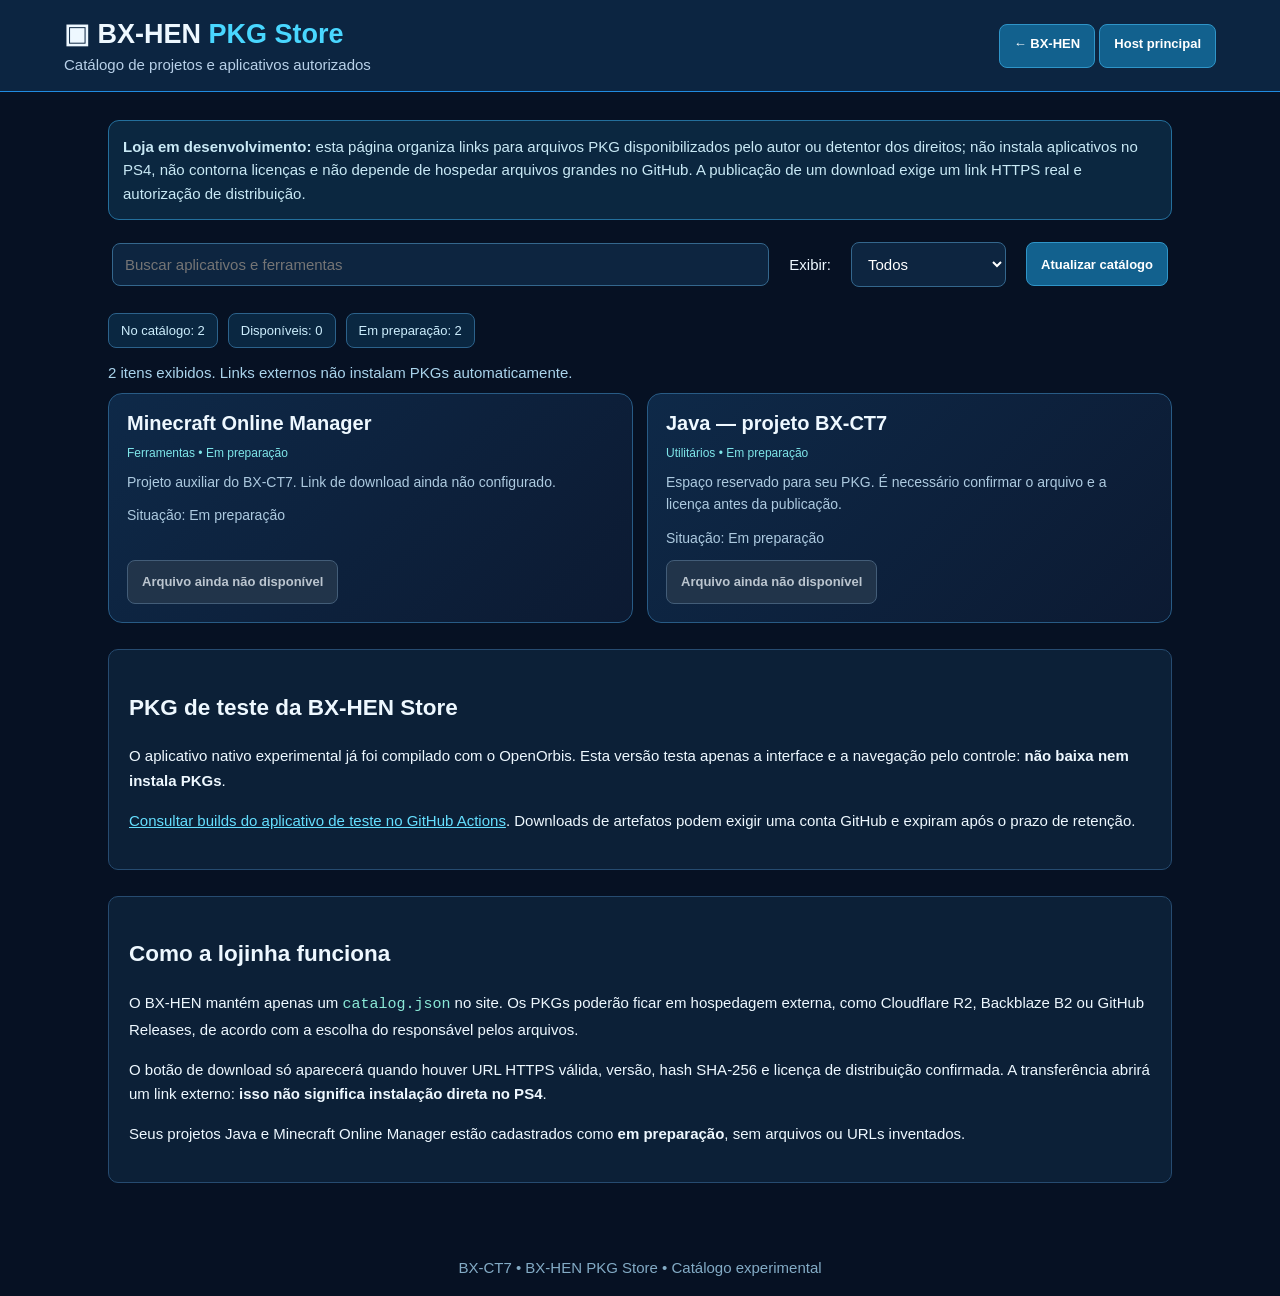
<file: overrides/bx-hen-site/store/index.html>
<!doctype html>
<html lang="pt-BR">
<head>
<meta charset="utf-8">
<meta name="viewport" content="width=device-width,initial-scale=1">
<meta name="theme-color" content="#07182c">
<title>Loja de PKGs — BX-HEN</title>
<style>
*{box-sizing:border-box}body{margin:0;background:#061123;color:#eef8ff;font:15px Arial,sans-serif}
a{color:#65dfff}a:focus,button:focus,input:focus,select:focus{outline:2px solid #55dfff;outline-offset:3px}
header{padding:18px 5%;background:#0c2541;border-bottom:1px solid #208be0;display:flex;justify-content:space-between;align-items:center;gap:10px;flex-wrap:wrap}
h1{font-size:27px;margin:0}header p{color:#b8d0e8;margin:6px 0 0}
main{max-width:1100px;margin:0 auto;padding:28px 18px}
.notice{border:1px solid #246f9c;background:#0b2740;padding:14px;border-radius:11px;color:#c9e9f5;line-height:1.55;margin-bottom:18px}
.toolbar{display:flex;gap:12px;flex-wrap:wrap;margin:15px 0 22px;align-items:center}input{background:#0d2540;border:1px solid #34678d;border-radius:8px;color:white;padding:12px;flex:1;min-width:220px;font:inherit}
button,.action{border:1px solid #2f95c8;border-radius:8px;background:#12618e;color:#fff;padding:11px 14px;font:bold 13px Arial;cursor:pointer;text-decoration:none;display:inline-block}
button:hover,.action:hover{background:#1676a8}select{background:#0d2540;border:1px solid #34678d;border-radius:8px;color:white;padding:12px;font:inherit;min-width:155px}.store-summary{display:flex;gap:10px;flex-wrap:wrap;margin:0 0 16px}.store-summary span{border:1px solid #2c628b;border-radius:8px;background:#0a2741;padding:9px 12px;color:#cdeefd;font-size:13px}.empty{grid-column:1/-1;padding:20px;border:1px dashed #4585ac;border-radius:9px;color:#bddff0}.grid{display:grid;grid-template-columns:repeat(2,minmax(0,1fr));gap:14px}
.card{background:linear-gradient(135deg,#0e2948,#0c1a32);border:1px solid #285b85;border-radius:14px;padding:18px;display:flex;flex-direction:column;gap:11px}
.card h2{font-size:20px;margin:0}.card p{font-size:14px;line-height:1.6;color:#adcae0;margin:0}.meta{color:#7ee5e9;font-size:12px}.card .action{align-self:flex-start;margin-top:auto}
.disabled{background:#21344a!important;border-color:#435d78!important;color:#bbc5cf!important;cursor:default}
#status{color:#aad4ec;margin:12px 0}.info{margin:26px 0;background:#0c2037;padding:20px;border:1px solid #264b70;border-radius:10px;line-height:1.65}
code{color:#8ae9d7}footer{text-align:center;color:#83abc5;padding:22px}
/* Flex fallback for older WebKit; grid is an optional enhancement. */
.grid{display:flex;flex-wrap:wrap;margin:-7px}.card{width:calc(50% - 14px);margin:7px;min-width:0}.meta{word-wrap:break-word;overflow-wrap:anywhere}
.toolbar>*{margin:4px}button,.action{min-height:44px}
@supports(display:grid){.grid{display:grid;margin:0}.card{width:auto;margin:0}}
@media(max-width:680px){.grid{grid-template-columns:1fr}.card{width:100%}header{padding:15px}h1{font-size:22px}input{min-width:0;width:100%;flex-basis:100%}}
</style>
</head>
<body>
<header><div><h1>▣ BX-HEN <span style="color:#49d7ff">PKG Store</span></h1><p>Catálogo de projetos e aplicativos autorizados</p></div><div><a href="../" class="action">← BX-HEN</a> <a href="../../" class="action">Host principal</a></div></header>
<main>
<div class="notice"><strong>Loja em desenvolvimento:</strong> esta página organiza links para arquivos PKG disponibilizados pelo autor ou detentor dos direitos; não instala aplicativos no PS4, não contorna licenças e não depende de hospedar arquivos grandes no GitHub. A publicação de um download exige um link HTTPS real e autorização de distribuição.</div>
<div class="toolbar"><input id="search" type="search" maxlength="160" placeholder="Buscar aplicativos e ferramentas" aria-label="Buscar PKGs"><label for="filter">Exibir:</label><select id="filter" aria-label="Filtrar disponibilidade"><option value="all">Todos</option><option value="available">Disponíveis</option><option value="planned">Em preparação</option></select><button id="refresh">Atualizar catálogo</button></div>
<div class="store-summary" id="summary" aria-live="polite"></div>
<p id="status" role="status" aria-live="polite" aria-atomic="true">Carregando catálogo...</p>
<noscript><p>Ative o JavaScript para consultar o catálogo. Você pode voltar pelo link Host principal.</p></noscript>
<div id="items" class="grid"></div>
<section class="info">
<h2>PKG de teste da BX-HEN Store</h2>
<p>O aplicativo nativo experimental já foi compilado com o OpenOrbis. Esta versão testa apenas a interface e a navegação pelo controle: <strong>não baixa nem instala PKGs</strong>.</p>
<p><a href="https://github.com/CT7-BX/BX-CT7.github.io/actions/workflows/native-store.yml" target="_blank" rel="noopener noreferrer">Consultar builds do aplicativo de teste no GitHub Actions</a>. Downloads de artefatos podem exigir uma conta GitHub e expiram após o prazo de retenção.</p>
</section>
<section class="info">
<h2>Como a lojinha funciona</h2>
<p>O BX-HEN mantém apenas um <code>catalog.json</code> no site. Os PKGs poderão ficar em hospedagem externa, como Cloudflare R2, Backblaze B2 ou GitHub Releases, de acordo com a escolha do responsável pelos arquivos.</p>
<p>O botão de download só aparecerá quando houver URL HTTPS válida, versão, hash SHA-256 e licença de distribuição confirmada. A transferência abrirá um link externo: <strong>isso não significa instalação direta no PS4</strong>.</p>
<p>Seus projetos Java e Minecraft Online Manager estão cadastrados como <strong>em preparação</strong>, sem arquivos ou URLs inventados.</p>
</section>
</main>
<footer>BX-CT7 • BX-HEN PKG Store • Catálogo experimental</footer>
<script>
(function(){
'use strict';
var entries=[],activeRequest=null,requestId=0,savedCatalog=false,activeTimer=null;
function clearTimer(){if(activeTimer!==null){clearTimeout(activeTimer);activeTimer=null;}}
function id(x){return document.getElementById(x);}
function node(tag,parent,value,cls){var x=document.createElement(tag);if(typeof value==='string')x.textContent=value;if(cls)x.className=cls;parent.appendChild(x);return x;}
function safeUrl(u){return typeof u==='string'&&/^https:\/\/[A-Za-z0-9.-]+(?::443)?(?:\/|$)/.test(u)&&u.indexOf('@')===-1;}
function validHash(h){return typeof h==='string'&&/^[a-fA-F0-9]{64}$/.test(h);}
function ready(e){return e&&e.status==='available'&&safeUrl(e.download_url)&&validHash(e.sha256)&&typeof e.license==='string'&&e.license!=='A confirmar'&&e.license.replace(/\s/g,'').length>1;}
function validate(data){
if(!data||data.schema_version!==1||!Array.isArray(data.items)||data.items.length>200)throw Error('formato inválido');
for(var i=0;i<data.items.length;i++){
var e=data.items[i];if(!e||typeof e!=='object'||(e.status!=='available'&&e.status!=='planned'))throw Error('item inválido');
var fields=['title','description','category','version','license'];
for(var j=0;j<fields.length;j++)if(typeof e[fields[j]]!=='string'||!e[fields[j]].replace(/\s/g,'')||e[fields[j]].length>4000)throw Error('campo inválido');
}
return data.items;
}
function show(){
var target=id('items'),term=(id('search').value||'').slice(0,160).toLowerCase(),filter=id('filter').value,count=0,available=0,planned=0;
while(target.firstChild)target.removeChild(target.firstChild);
for(var i=0;i<entries.length;i++){var e=entries[i];if(ready(e))available++;else planned++;if((filter==='available'&&!ready(e))||(filter==='planned'&&ready(e)))continue;if((e.title+' '+e.description+' '+e.category).toLowerCase().indexOf(term)<0)continue;
count++;
var card=node('article',target,null,'card');node('h2',card,e.title);
node('span',card,e.category+' • '+e.version,'meta');node('p',card,e.description);
node('p',card,'Situação: '+(ready(e)?'Download disponível':'Em preparação'));
if(ready(e)){var link=node('a',card,'Abrir download autorizado','action');link.href=e.download_url;link.target='_blank';link.rel='noopener noreferrer';link.setAttribute('aria-label','Baixar '+e.title);node('small',card,'SHA-256: '+e.sha256,'meta');}
else{var button=node('button',card,'Arquivo ainda não disponível','action disabled');button.disabled=true;}
}
if(!count)node('p',target,'Nenhum aplicativo encontrado neste filtro.','empty');
var summary=id('summary');while(summary.firstChild)summary.removeChild(summary.firstChild);
node('span',summary,'No catálogo: '+entries.length);
node('span',summary,'Disponíveis: '+available);
node('span',summary,'Em preparação: '+planned);
id('status').textContent=count+(count===1?' item exibido.':' itens exibidos.')+(savedCatalog?' Catálogo salvo; pode estar desatualizado.':'')+' Links externos não instalam PKGs automaticamente.';
}
function load(useCache){
var current=++requestId,done=false;
clearTimer();
if(activeRequest){try{activeRequest.abort();}catch(ignore){}}
activeRequest=null;id('status').textContent='Consultando catálogo...';
function finish(){done=true;activeRequest=null;clearTimer();}
function error(message,trySaved){if(current!==requestId||done)return;finish();if(trySaved&&!useCache&&!entries.length){load(true);return;}id('status').textContent=message+(entries.length?' O último catálogo continua disponível.':'');}
try{
var x=new XMLHttpRequest();activeRequest=x;x.open('GET','./catalog.json'+(useCache?'':'?v='+new Date().getTime()),true);x.timeout=12000;
x.onreadystatechange=function(){if(x.readyState!==4||current!==requestId||done)return;
if(x.status===0)return;
if(x.status<200||x.status>=300){error('Catálogo indisponível (HTTP '+x.status+').',true);return;}
try{if(typeof x.responseText!=='string'||x.responseText.length>262144)throw Error('oversized catalog');var next=validate(JSON.parse(x.responseText));entries=next;savedCatalog=!!useCache;show();finish();}
catch(e){error('O catálogo não pôde ser interpretado.',true);}
};
x.onerror=function(){error('Falha ao carregar o catálogo.',true);};
x.ontimeout=function(){error('Tempo de consulta esgotado.',true);};
activeTimer=setTimeout(function(){if(current!==requestId||done)return;error('Tempo de consulta esgotado.',true);try{x.abort();}catch(ignore){}},12000);
x.send(null);
}catch(e){error('Não foi possível consultar o catálogo.',true);}
}
var query=(location.hash||location.search||'').slice(0,512).match(/[#?&]q=([^&]*)/);if(query){try{id('search').value=decodeURIComponent(query[1].replace(/\+/g,' ')).slice(0,160);}catch(e){}}
id('search').oninput=show;id('filter').onchange=show;id('refresh').onclick=function(){load(false);};load(false);
})();
</script>
</body>
</html>
</file>
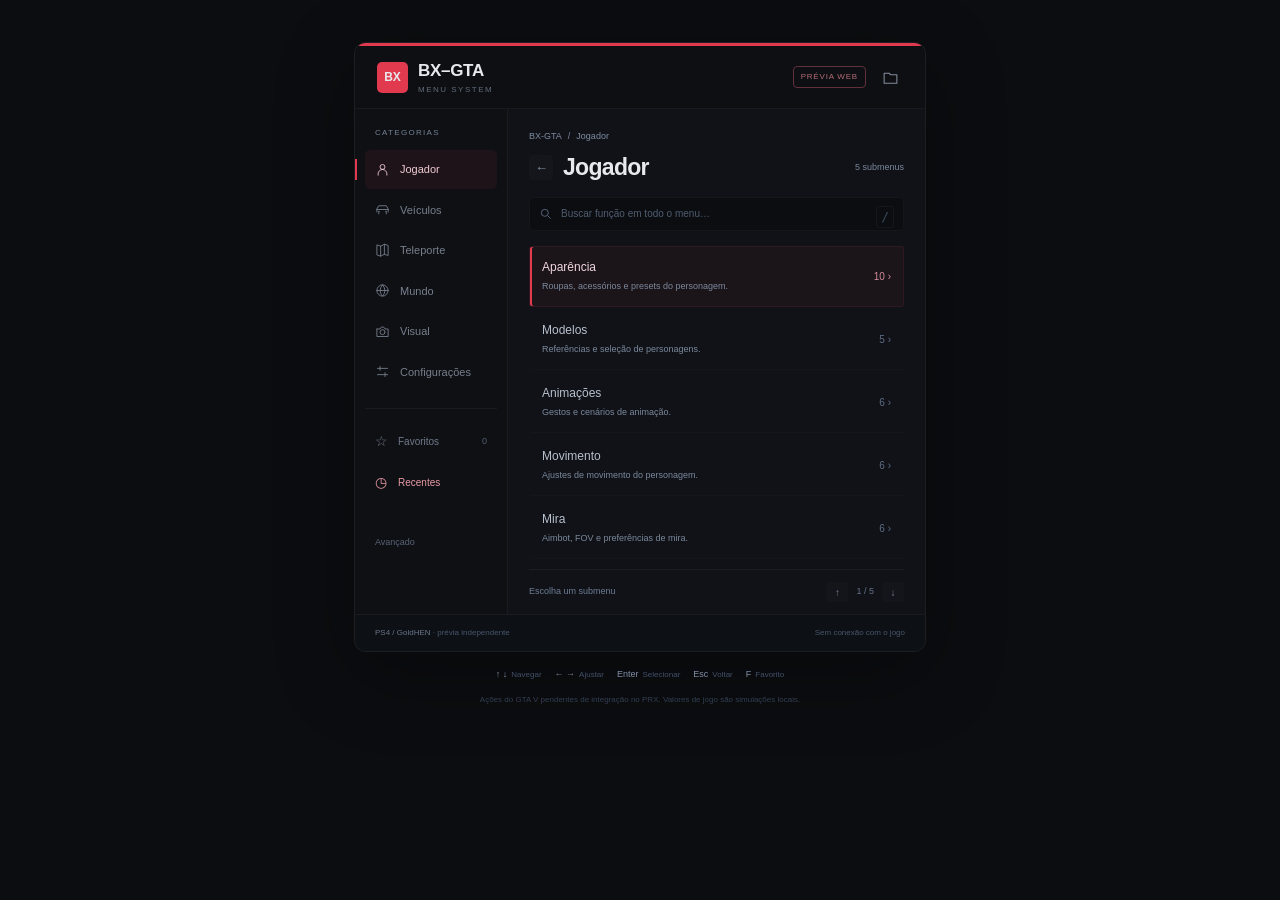
<file: overrides/bx-gta/preview-v2.html>
<!doctype html><html lang="pt-BR"><head><meta charset="utf-8"><meta name="viewport" content="width=device-width,initial-scale=1"><meta name="color-scheme" content="dark"><meta name="description" content="BX-GTA: prévia interativa organizada para PS4 / GoldHEN, com navegação, favoritos e exportação de configurações."><title>BX-GTA — Menu organizado / PS4</title><style>
:root{color-scheme:dark;--bg:#0c0d10;--red:#e13a4f;--option-size:13px;--menu-width:400px;--menu-alpha:.97;--muted:#7b818e;--line:#ffffff0c}*{box-sizing:border-box}body{margin:0;background:var(--bg);color:#e7e9ed;font:13px/1.5 -apple-system,BlinkMacSystemFont,'Segoe UI',Arial,sans-serif}button,input,select{font:inherit}button{color:inherit;border:0;cursor:pointer}button:disabled{opacity:.35;cursor:default}button:focus-visible,input:focus-visible,select:focus-visible,summary:focus-visible{outline:2px solid #ed7382;outline-offset:2px}[hidden]{display:none!important}#legacy{display:none}.page{max-width:1000px;margin:auto;padding:42px 28px 26px}.above{display:flex;justify-content:space-between;align-items:center;max-width:calc(var(--menu-width) + 172px);margin:0 auto 15px;font-size:9px;color:#585f6c;letter-spacing:1px}.above span:first-child{color:#89919f}.workspace{position:relative}.menu{width:min(calc(var(--menu-width) + 172px),100%);margin:auto;background:rgba(17,19,24,var(--menu-alpha));border:1px solid #ffffff0d;border-radius:12px;box-shadow:0 22px 80px #0005;overflow:hidden}.app-head{height:66px;display:flex;justify-content:space-between;align-items:center;padding:0 22px;border-top:3px solid var(--red);border-bottom:1px solid var(--line);background:#0d0f13}.brand{display:flex;align-items:center;gap:10px}.brand-mark{width:31px;height:31px;display:grid;place-items:center;background:var(--red);font-size:12px;font-weight:900;border-radius:5px}.brand strong{font-size:17px;letter-spacing:-.3px}.brand small{display:block;font-size:8px;color:#636c7a;letter-spacing:1.5px;margin-top:1px}.head-actions{display:flex;gap:10px;align-items:center}.web-tag{font-size:8px;color:#b36c77;border:1px solid #62303c;border-radius:4px;padding:4px 7px;letter-spacing:.8px}.icon-button{background:none;color:#828b9b;font-size:14px;width:27px;height:29px;display:grid;place-items:center}.icon-button svg{width:17px;height:17px;fill:none;stroke:currentColor;stroke-width:1.5;stroke-linecap:round;stroke-linejoin:round}.columns{display:grid;grid-template-columns:153px minmax(0,1fr);min-height:430px}.sidebar{background:#0e1014;border-right:1px solid var(--line);padding:18px 10px;display:flex;flex-direction:column}.nav-label{font-size:8px;color:#555f6e;letter-spacing:1.3px;padding:0 10px 9px}.category{width:100%;display:flex;align-items:center;gap:10px;text-align:left;background:none;padding:11px 10px;margin:2px 0;border-radius:5px;color:#777f8d;font-size:11px;position:relative}.category svg{width:15px;height:15px;fill:none;stroke:currentColor;stroke-width:1.4;stroke-linecap:round;stroke-linejoin:round;flex-shrink:0}.category:hover{background:#ffffff04;color:#c6cad3}.category.active{background:#e13a4f13;color:#f0cbd2}.category.active:before{content:'';position:absolute;left:-10px;top:9px;bottom:9px;width:2px;background:var(--red)}.shortcuts{border-top:1px solid var(--line);padding-top:12px;margin-top:15px}.shortcut{display:flex;align-items:center;gap:8px;width:100%;padding:10px;background:none;text-align:left;color:#707a8a;font-size:10px}.shortcut .glyph{width:15px;font-size:14px}.shortcut .number{margin-left:auto;color:#515c6e;font-size:9px}.shortcut.active{color:#eb9aa7}.sidebar-bottom{margin-top:auto;padding:25px 0 0}.more{background:none;font-size:9px;color:#596375;padding:8px 10px}.content{min-width:0;padding:21px 21px 0}.breadcrumb{display:flex;align-items:center;gap:6px;flex-wrap:wrap;color:#4f596b;font-size:8px;line-height:1.5;min-height:13px}.crumb-btn{background:none;padding:0;color:#727e91;font-size:8px}.crumb-btn:hover{color:#d3dae4}.section-head{display:flex;align-items:center;gap:10px;margin:10px 0 16px}.section-head h1{font-size:23px;line-height:1.2;letter-spacing:-.7px;font-weight:600;margin:0}.section-head .meta{margin-left:auto;color:#596577;font-size:9px;white-space:nowrap}.back-button{display:grid;place-items:center;background:#ffffff04;color:#8896a9;border-radius:4px;width:24px;height:25px;font-size:13px;flex-shrink:0}.search-box{position:relative;margin-bottom:15px}.search-box svg{position:absolute;left:10px;top:10px;width:14px;height:14px;stroke:#5b687e;fill:none;stroke-width:1.6;pointer-events:none}.search-box input{width:100%;color:#d9e0e8;background:#0b0d11;border:1px solid #ffffff09;border-radius:5px;font-size:10px;padding:10px 35px 10px 31px;line-height:1.2}.search-box input::placeholder{color:#505d70}.search-box kbd{position:absolute;right:10px;top:9px;color:#3b485b;border:1px solid #ffffff0a;border-radius:2px;padding:0 4px;font:9px/16px inherit}.group-field{display:flex;align-items:center;gap:8px;margin:0 0 12px;color:#58667a;font-size:8px}.group-field select{background:#141923;color:#9eabba;border:1px solid #ffffff09;font-size:10px;border-radius:4px;padding:7px 9px;min-width:0;flex:1}.group-field label{font-size:8px;letter-spacing:.7px;text-transform:uppercase}.list{position:relative;min-height:100px}.row{display:flex;align-items:center;margin:2px 0;min-height:39px;border-radius:4px;border:1px solid transparent}.row.selected{background:#e13a4f0d;border-color:#7f314033;box-shadow:inset 2px 0 var(--red)}.row:hover:not(.selected){background:#ffffff04}.row-main{background:none;flex:1;min-width:0;padding:11px 11px;display:flex;gap:10px;align-items:center;text-align:left;color:#b7c0cd}.row-text{min-width:0;flex:1}.row-title{font-size:var(--option-size);display:block;line-height:1.35;font-weight:400}.row.selected .row-title{color:#f0d6dd}.row-sub{display:block;color:#536176;font-size:9px;margin-top:4px;line-height:1.6}.folder-row{min-height:61px;border-bottom:1px solid #ffffff04;border-radius:3px}.folder-row .row-main{padding:11px 12px}.folder-row .row-title{font-size:12px;font-weight:500}.folder-row .row-sub{font-size:9px;color:#5e6c81}.value{white-space:nowrap;font-size:10px;color:#5e6c83;line-height:1.5}.row.selected .value{color:#cf8c9a}.toggle-value{font-size:8px;color:#536074!important;border:1px solid #ffffff0b;border-radius:3px;padding:2px 5px}.toggle-value.enabled{color:#f2a7b3!important;background:#ac304229;border-color:#7b3643}.star{background:none;padding:7px 8px 7px 1px;color:#3b4960;font-size:15px}.row:hover .star{color:#8191a8}.star.active{color:#d66b7e}.row.selected .star{color:#bf6b7c}.list-footer{display:flex;align-items:center;justify-content:space-between;border-top:1px solid var(--line);padding:12px 0;margin-top:10px;gap:10px;color:#46556e;font-size:8px}.pager{display:flex;gap:8px;align-items:center;font-size:9px;color:#66768c;flex-shrink:0}.pager button{width:22px;height:20px;background:#ffffff03;color:#77879e;font-size:10px;border-radius:3px}.context{margin:0 -21px;padding:14px 21px 16px;background:#0b0e1380;border-top:1px solid #ffffff0b}.context-head{display:flex;align-items:center;justify-content:space-between;gap:10px}.context h2{font-size:11px;color:#acb8c9;margin:0;font-weight:500}.availability{font-size:7px;color:#9b717d;letter-spacing:.4px;white-space:nowrap;background:#6d2b3a15;border:1px solid #70334838;border-radius:3px;padding:2px 5px}.availability.local{color:#8da2bd;background:#38527016;border-color:#3b4d6738}.context .detail{font-size:10px;line-height:1.8;color:#68788e;margin:8px 0 0}.context .path{display:none}.preview-box{margin-top:11px}.preview-box>label{display:none}.control{display:flex;gap:12px;align-items:center;justify-content:space-between;font-size:10px;color:#8495ad}.control input[type=range]{accent-color:var(--red);flex:1;min-width:0}.control output{font-size:10px;min-width:35px;text-align:right;color:#c1cbd7}.control select{background:#171c27;color:#bbc7d7;border:1px solid #ffffff0c;border-radius:4px;padding:8px;width:100%;font-size:11px}.action{background:#a62c40;border:1px solid #c6485933;color:#f4d9df;font-size:10px;padding:8px 12px;border-radius:4px}.action:hover{background:#b82f44}.switch{width:35px;height:19px;background:#293140;border-radius:20px;padding:3px;flex-shrink:0}.switch:before{content:'';display:block;width:13px;height:13px;border-radius:50%;background:#a8b5c7;transition:transform .15s}.switch.on{background:#a62c40}.switch.on:before{transform:translateX(16px);background:#f8dce3}.control .icon-btn{width:30px;height:28px;background:#ffffff03;border:1px solid #ffffff0b;border-radius:3px;font-size:17px}.feedback{font-size:9px;line-height:1.7;color:#755d6d;margin:9px 0 0}.feedback:empty{display:none}.empty{padding:30px 10px;text-align:center;font-size:11px;color:#8493a8}.empty strong{font-weight:500}.empty p{font-size:10px;line-height:1.8;color:#54647b}.app-foot{display:flex;justify-content:space-between;align-items:center;gap:12px;padding:12px 20px;border-top:1px solid var(--line);background:#0d1015;color:#48566b;font-size:8px}.app-foot strong{font-weight:500;color:#69768a}.keys{display:flex;gap:13px;flex-wrap:wrap;justify-content:center;color:#425169;font-size:8px;margin:17px auto 0;max-width:620px}.keys kbd{font:9px Arial,sans-serif;color:#8090a6;margin-right:4px}.outside-note{text-align:center;color:#333f52;font-size:8px;line-height:1.7;margin-top:12px}.toast{position:fixed;bottom:22px;left:50%;transform:translateX(-50%);max-width:90vw;background:#202531;border:1px solid #713447;color:#c5afbf;border-radius:6px;padding:12px 17px;font-size:11px;z-index:30}.drawer{position:fixed;inset:0;background:#000b;z-index:20;padding:20px;display:grid;place-items:center;backdrop-filter:blur(4px)}.dialog{background:#11151d;border:1px solid #ffffff12;border-radius:10px;padding:24px;max-width:600px;max-height:85vh;overflow:auto;width:100%}.dialog h2{font-size:20px;font-weight:500;margin:0 0 15px;letter-spacing:-.4px}.dialog p{font-size:12px;color:#8594a9;line-height:1.8}.dialog a{color:#d48a9b}.dialog .action{margin-top:8px}.file-tree{font:10px/1.8 ui-monospace,monospace;padding:12px;background:#090c12;color:#8c9cb4;border:1px solid #ffffff09;overflow:auto}.config-label{display:block;color:#7b8da4;font-size:10px;margin:12px 0 5px}.config-select{display:block;width:100%;padding:9px;border:1px solid #ffffff12;background:#1a2130;color:#c3cede;font-size:12px;border-radius:4px}.config-note{font-size:10px!important;color:#66778f!important}.download-prx{display:block;font-size:11px;margin:14px 0}.text-action{font-size:10px;background:none;color:#8995a8;padding:9px 0;text-decoration:underline}.credits{border-top:1px solid #ffffff10;padding-top:14px;margin-top:12px;font-size:10px;color:#6a7d98}.credits summary{cursor:pointer}.license{font:9px/1.7 monospace;white-space:pre-wrap;color:#596b85}.reopen{display:none;margin:120px auto;background:var(--red);padding:14px 22px;color:#fff;border-radius:5px}.workspace.closed .menu{display:none}.workspace.closed .reopen{display:block}.closed-label{display:none}
@media(max-width:680px){.page{padding:20px 14px 22px;max-width:530px}.above{font-size:8px;margin-bottom:11px;letter-spacing:.7px}.menu{width:100%;border-radius:10px}.app-head{height:61px;padding:0 17px}.brand strong{font-size:17px}.brand-mark{width:29px;height:29px;font-size:11px}.web-tag{font-size:7px;padding:3px 5px}.columns{display:flex;flex-direction:column;min-height:0}.sidebar{padding:9px 10px 0;border-right:0;border-bottom:1px solid var(--line);background:#0d1016}.nav-label{display:none}.category-nav{display:grid;grid-template-columns:repeat(3,minmax(0,1fr));gap:2px}.category{justify-content:center;padding:9px 4px;font-size:10px;margin:0;gap:7px;min-height:36px}.category svg{width:14px;height:14px}.category.active:before{left:9px;right:9px;top:auto;bottom:0;height:2px;width:auto}.shortcuts{display:flex;align-items:center;margin:7px 0 0;padding:4px 0;border-top:1px solid #ffffff07}.shortcut{width:auto;padding:7px 10px;font-size:9px;gap:6px}.shortcut .glyph{font-size:12px;width:auto}.shortcut .number{font-size:8px;margin-left:1px}.sidebar-bottom{padding:0;margin:0 0 0 auto}.more{font-size:9px;padding:8px}.content{padding:19px 17px 0}.section-head{margin:9px 0 14px}.section-head h1{font-size:23px}.section-head .meta{font-size:8px}.breadcrumb,.crumb-btn{font-size:8px}.search-box{margin-bottom:13px}.search-box input{font-size:11px;padding:11px 32px}.search-box svg{top:11px}.group-field{margin-bottom:10px;gap:10px}.group-field select{font-size:11px;padding:8px}.group-field label{font-size:8px}.row-main{padding:12px 10px}.row-title{font-size:var(--option-size)}.row-sub{font-size:9px}.folder-row{min-height:62px}.folder-row .row-title{font-size:13px}.folder-row .row-sub{font-size:10px}.folder-row .row-main{padding:12px 11px}.value{font-size:10px;max-width:120px;overflow:hidden;text-overflow:ellipsis}.star{font-size:16px;padding-right:8px}.list-footer{font-size:8px;margin-top:8px}.context{margin:0 -17px;padding:14px 17px 16px}.context h2{font-size:12px}.context .detail{font-size:10px}.availability{font-size:7px}.app-foot{padding:11px 16px;font-size:7px}.keys{font-size:8px;gap:10px;margin-top:14px}.outside-note{font-size:7px;margin-top:10px}.dialog{padding:21px}.dialog h2{font-size:19px}}
@media(prefers-reduced-motion:reduce){*{transition:none!important}}
.above{display:none}.breadcrumb,.crumb-btn{color:#7f8da2;font-size:9px}.folder-row .row-sub{color:#7b899d}.section-head .meta{color:#7b899e}.nav-label{color:#748297}.list-footer{color:#6d7d94;font-size:9px}.group-field label{color:#7a8aa2}.row-sub{color:#74849a}@media(max-width:680px){.category{font-size:11px}.folder-row{min-height:55px}.folder-row .row-main{padding:9px 11px}.breadcrumb,.crumb-btn{font-size:9px}}
</style></head><body>
<div class="page"><div class="above"><span>BX / MENU SYSTEM</span><span>PLAYSTATION 4 · GOLDHEN</span></div><main class="workspace" id="workspace"><button class="reopen" id="reopen">Abrir BX-GTA</button><section class="menu" aria-label="BX-GTA Menu"><header class="app-head"><div class="brand"><span class="brand-mark">BX</span><div><strong>BX–GTA</strong><small>MENU SYSTEM</small></div></div><div class="head-actions"><span class="web-tag">PRÉVIA WEB</span><button class="icon-button" id="research" aria-label="Arquivos e configuração PS4" title="Arquivos PS4"><svg viewBox="0 0 24 24" aria-hidden="true"><path d="M3 6h7l2 2h9v12H3V6Z"/></svg></button></div></header><div class="columns"><aside class="sidebar"><div class="nav-label">CATEGORIAS</div><nav class="category-nav" id="rail" aria-label="Categorias principais"></nav><div class="shortcuts"><button class="shortcut" id="view-favorites"><span class="glyph">☆</span>Favoritos <span class="number" id="favorite-total">0</span></button><button class="shortcut" id="view-recent"><span class="glyph">◷</span>Recentes</button><div class="sidebar-bottom"><button class="more" id="more">Avançado</button></div></div></aside><section class="content" aria-label="Funções"><nav class="breadcrumb" id="breadcrumb" aria-label="Caminho de navegação"></nav><div class="section-head"><button class="back-button" id="nav-back" aria-label="Voltar um nível">←</button><h1 id="section-title" tabindex="-1">Jogador</h1><span class="meta" id="position"></span></div><div class="search-box"><svg viewBox="0 0 24 24" aria-hidden="true"><circle cx="10" cy="10" r="6"/><path d="m15 15 5 5"/></svg><input type="search" id="search" aria-label="Buscar funções" placeholder="Buscar função em todo o menu…"><kbd>/</kbd></div><div class="group-field"><label id="group-label" for="group-select">Submenu</label><select id="group-select" aria-label="Escolher submenu"></select></div><div class="list" id="list" role="list" aria-label="Opções do menu"></div><div class="list-footer"><span id="count"></span><div class="pager"><button id="prev-option" aria-label="Opção anterior">↑</button><span id="page-window"></span><button id="next-option" aria-label="Próxima opção">↓</button></div></div><aside class="context" id="context" aria-label="Detalhes e controle"><div class="context-head"><h2 id="detail-title"></h2><span class="availability" id="availability"></span></div><div id="path" class="path"></div><p class="detail" id="detail"></p><div class="preview-box"><label id="control-label"></label><div id="control"></div><p class="feedback" id="feedback" aria-live="polite"></p></div></aside></section></div><footer class="app-foot"><span><strong>PS4 / GoldHEN</strong> · prévia independente</span><span>Sem conexão com o jogo</span></footer></section><div class="keys"><span><kbd>↑ ↓</kbd>Navegar</span><span><kbd>← →</kbd>Ajustar</span><span><kbd>Enter</kbd>Selecionar</span><span><kbd>Esc</kbd>Voltar</span><span><kbd>F</kbd>Favorito</span></div><p class="outside-note">Ações do GTA V pendentes de integração no PRX. Valores de jogo são simulações locais.</p></main></div><div class="toast" id="toast" role="status" hidden></div><div class="drawer" id="drawer" hidden><section class="dialog" role="dialog" aria-modal="true" aria-labelledby="dialog-title"><h2 id="dialog-title"></h2><div id="dialog-content"></div><button class="action" id="close-dialog">Fechar</button></section></div><div id="legacy" hidden><button id="view-explore"></button><button id="view-all"></button><button id="favorites"></button><button id="back"></button><button id="up"></button><button id="down"></button><button id="confirm"></button><button id="return"></button><span id="gamepad"></span><span id="total"></span><span id="groups"></span><div id="scene"></div></div>
<script id="menu-data" type="application/json">{"schema": "bx-gta/menu-taxonomy-v2", "version": "1.1.0", "theme": "black-red", "sections": [{"name": "Início", "groups": [{"name": "Acesso rápido", "items": [{"title": "Resumo", "type": "action", "action": "SUMMARY", "feature": 5}, {"title": "Pesquisar funções", "type": "action", "action": "SEARCH", "feature": 15}, {"title": "Favoritos", "type": "action", "action": "FAVORITES", "feature": 16}, {"title": "Últimas opções", "type": "action", "action": "RECENT", "feature": 16}, {"title": "Diagnóstico rápido", "type": "action", "action": "GOLDHEN", "feature": 5}]}, {"name": "Biblioteca rápida", "items": [{"title": "Veículos", "type": "catalog", "library": "VEHICLES", "feature": -1}, {"title": "Personagens", "type": "catalog", "library": "MODELS", "feature": -1}, {"title": "Objetos", "type": "catalog", "library": "OBJECTS", "feature": -1}, {"title": "Animações", "type": "catalog", "library": "ANIMATIONS", "feature": -1}, {"title": "Cenários", "type": "catalog", "library": "SCENARIOS", "feature": -1}, {"title": "Partículas", "type": "catalog", "library": "PARTICLES", "feature": -1}]}, {"name": "Atalhos", "items": [{"title": "Trocar perfil", "type": "action", "action": "PROFILE", "feature": 20}, {"title": "Tema preto/vermelho", "type": "action", "action": "THEME", "feature": 1}, {"title": "Salvar preferências", "type": "action", "action": "SAVE", "feature": 17}, {"title": "Ver CUSA", "type": "action", "action": "CUSA", "feature": 6}]}]}, {"name": "Jogador", "groups": [{"name": "Aparência e roupas", "items": [{"title": "Conjuntos de roupa", "type": "planned", "feature": 2}, {"title": "Camisas e jaquetas", "type": "planned", "feature": 2}, {"title": "Calças e bermudas", "type": "planned", "feature": 2}, {"title": "Sapatos", "type": "planned", "feature": 2}, {"title": "Chapéus e bonés", "type": "planned", "feature": 2}, {"title": "Óculos", "type": "planned", "feature": 2}, {"title": "Máscaras", "type": "planned", "feature": 2}, {"title": "Acessórios", "type": "planned", "feature": 2}, {"title": "Salvar aparência", "type": "planned", "feature": 12}, {"title": "Carregar aparência", "type": "planned", "feature": 12}]}, {"name": "Modelos", "items": [{"title": "Catálogo de personagens", "type": "catalog", "library": "MODELS", "feature": -1}, {"title": "Trocar personagem", "type": "planned", "feature": 14}, {"title": "Restaurar personagem original", "type": "planned", "feature": 14}, {"title": "Modelos favoritos", "type": "planned", "feature": 14}, {"title": "Compatibilidade de modelos", "type": "planned", "feature": 14}]}, {"name": "Animações e gestos", "items": [{"title": "Catálogo de animações", "type": "catalog", "library": "ANIMATIONS", "feature": -1}, {"title": "Cenários de animação", "type": "catalog", "library": "SCENARIOS", "feature": -1}, {"title": "Gestos rápidos", "type": "planned", "feature": 13}, {"title": "Animações favoritas", "type": "planned", "feature": 13}, {"title": "Interromper animação", "type": "planned", "feature": 13}, {"title": "Prévia de animação", "type": "planned", "feature": 13}]}, {"name": "Movimento", "items": [{"title": "Velocidade de caminhada", "type": "planned", "feature": 13}, {"title": "Velocidade de corrida", "type": "planned", "feature": 13}, {"title": "Altura do salto", "type": "planned", "feature": 13}, {"title": "Estilo de caminhada", "type": "planned", "feature": 13}, {"title": "Ações contextuais", "type": "planned", "feature": 13}, {"title": "Restaurar movimento", "type": "planned", "feature": 13}]}, {"name": "Assistência de mira", "items": [{"title": "Aimbot", "type": "planned", "feature": 28, "control": "toggle", "description": "Ative ou desative o estado do aimbot nesta prévia. Não controla a mira do GTA V; a execução depende de integração no PRX."}, {"title": "Campo de mira (FOV)", "type": "planned", "feature": 28, "control": "range", "range": {"min": 5, "max": 120, "step": 5, "initial": 30, "unit": "°"}, "description": "Define o campo de seleção de alvos na configuração demonstrativa."}, {"title": "Suavização da mira", "type": "planned", "feature": 28, "control": "range", "range": {"min": 1, "max": 100, "step": 1, "initial": 35, "unit": "%"}, "description": "Ajusta a suavização na configuração demonstrativa. Nenhum movimento de mira é enviado ao jogo."}, {"title": "Ponto de mira", "type": "planned", "feature": 28, "control": "select", "choices": ["Cabeça", "Peito", "Centro do corpo"], "description": "Escolha o ponto de mira da configuração demonstrativa."}, {"title": "Verificar visibilidade", "type": "planned", "feature": 28, "control": "toggle", "description": "Preferência para considerar apenas alvos visíveis. A prévia não detecta jogadores nem obstáculos."}, {"title": "Ativação da mira", "type": "planned", "feature": 28, "control": "select", "choices": ["Ao segurar L2", "Ao segurar L2 + R2", "Alternar manualmente"], "description": "Escolha o comando desejado para a configuração. O navegador não envia esse comando ao PS4."}]}]}, {"name": "Veículos", "groups": [{"name": "Catálogo e seleção", "items": [{"title": "Todos os veículos", "type": "catalog", "library": "VEHICLES", "feature": -1}, {"title": "Pesquisar veículo", "type": "planned", "feature": 3}, {"title": "Veículos recentes", "type": "planned", "feature": 3}, {"title": "Veículos favoritos", "type": "planned", "feature": 10}, {"title": "Selecionar veículo", "type": "planned", "feature": 3}]}, {"name": "Oficina e pintura", "items": [{"title": "Cor primária", "type": "planned", "feature": 8}, {"title": "Cor secundária", "type": "planned", "feature": 8}, {"title": "Acabamento da pintura", "type": "planned", "feature": 8}, {"title": "Rodas", "type": "planned", "feature": 8}, {"title": "Cor das rodas", "type": "planned", "feature": 8}, {"title": "Pneus", "type": "planned", "feature": 8}, {"title": "Vidros", "type": "planned", "feature": 8}, {"title": "Faróis", "type": "planned", "feature": 8}, {"title": "Luzes decorativas", "type": "planned", "feature": 8}, {"title": "Placa", "type": "planned", "feature": 8}, {"title": "Buzina", "type": "planned", "feature": 8}]}, {"name": "Desempenho", "items": [{"title": "Motor", "type": "planned", "feature": 8}, {"title": "Freios", "type": "planned", "feature": 8}, {"title": "Transmissão", "type": "planned", "feature": 8}, {"title": "Suspensão", "type": "planned", "feature": 8}, {"title": "Turbo", "type": "planned", "feature": 8}, {"title": "Aderência", "type": "planned", "feature": 8}, {"title": "Restaurar desempenho", "type": "planned", "feature": 8}]}, {"name": "Utilidades", "items": [{"title": "Reparar veículo", "type": "planned", "feature": 9}, {"title": "Limpar veículo", "type": "planned", "feature": 9}, {"title": "Colocar veículo no chão", "type": "planned", "feature": 9}, {"title": "Ligar/desligar motor", "type": "planned", "feature": 9}, {"title": "Trancar/destrancar portas", "type": "planned", "feature": 9}, {"title": "Abrir/fechar portas", "type": "planned", "feature": 9}, {"title": "Velocímetro", "type": "planned", "feature": 11}]}, {"name": "Garagem", "items": [{"title": "Salvar veículo", "type": "planned", "feature": 10}, {"title": "Carregar veículo", "type": "planned", "feature": 10}, {"title": "Garagem por categoria", "type": "planned", "feature": 10}, {"title": "Favoritos da garagem", "type": "planned", "feature": 10}, {"title": "Presets de personalização", "type": "planned", "feature": 10}, {"title": "Excluir preset", "type": "planned", "feature": 10}]}]}, {"name": "Mapa", "groups": [{"name": "Teleporte", "items": [{"title": "Ir ao marcador", "type": "planned", "feature": 4}, {"title": "Ir a coordenadas", "type": "planned", "feature": 4}, {"title": "Voltar à posição anterior", "type": "planned", "feature": 4}, {"title": "Locais predefinidos", "type": "planned", "feature": 4}, {"title": "Locais favoritos", "type": "planned", "feature": 25}, {"title": "Salvar local atual", "type": "planned", "feature": 25}]}, {"name": "Marcadores", "items": [{"title": "Criar marcador", "type": "planned", "feature": 27}, {"title": "Renomear marcador", "type": "planned", "feature": 27}, {"title": "Excluir marcador", "type": "planned", "feature": 27}, {"title": "Mostrar marcadores", "type": "planned", "feature": 27}, {"title": "Organizar favoritos", "type": "planned", "feature": 25}]}, {"name": "Rotas e pontos", "items": [{"title": "Salvar rota", "type": "planned", "feature": 25}, {"title": "Carregar rota", "type": "planned", "feature": 25}, {"title": "Ponto inicial", "type": "planned", "feature": 27}, {"title": "Ponto final", "type": "planned", "feature": 27}, {"title": "Restaurar mapa", "type": "planned", "feature": 27}]}]}, {"name": "Mundo", "groups": [{"name": "Clima e horário", "items": [{"title": "Ensolarado", "type": "planned", "feature": 26}, {"title": "Nublado", "type": "planned", "feature": 26}, {"title": "Chuva", "type": "planned", "feature": 26}, {"title": "Nevoeiro", "type": "planned", "feature": 26}, {"title": "Hora do dia", "type": "planned", "feature": 26}, {"title": "Hora da noite", "type": "planned", "feature": 26}, {"title": "Congelar horário", "type": "planned", "feature": 26}, {"title": "Restaurar clima", "type": "planned", "feature": 26}]}, {"name": "Ambiente", "items": [{"title": "Densidade de tráfego", "type": "planned", "feature": 26}, {"title": "Densidade de pedestres", "type": "planned", "feature": 26}, {"title": "Iluminação ambiente", "type": "planned", "feature": 26}, {"title": "Gravidade ambiente", "type": "planned", "feature": 26}, {"title": "Ondas do mar", "type": "planned", "feature": 26}, {"title": "Restaurar ambiente", "type": "planned", "feature": 26}]}, {"name": "Objetos e efeitos", "items": [{"title": "Catálogo de objetos", "type": "catalog", "library": "OBJECTS", "feature": -1}, {"title": "Partículas e efeitos", "type": "catalog", "library": "PARTICLES", "feature": -1}, {"title": "Gerenciar objetos", "type": "planned", "feature": 26}, {"title": "Limpar objetos de sessão", "type": "planned", "feature": 26}, {"title": "Presets de cenário", "type": "planned", "feature": 26}]}]}, {"name": "Câmera e visual", "groups": [{"name": "Câmera livre", "items": [{"title": "Ativar câmera livre", "type": "planned", "feature": 24}, {"title": "Velocidade da câmera", "type": "planned", "feature": 24}, {"title": "Campo de visão (FOV)", "type": "planned", "feature": 24}, {"title": "Altura e distância", "type": "planned", "feature": 24}, {"title": "Salvar posição", "type": "planned", "feature": 24}, {"title": "Restaurar câmera", "type": "planned", "feature": 24}]}, {"name": "Cinematografia", "items": [{"title": "Preset cinematográfico", "type": "planned", "feature": 21}, {"title": "Movimento suave", "type": "planned", "feature": 21}, {"title": "Enquadramento", "type": "planned", "feature": 21}, {"title": "Transições", "type": "planned", "feature": 21}, {"title": "Salvar preset", "type": "planned", "feature": 21}, {"title": "Carregar preset", "type": "planned", "feature": 21}]}, {"name": "Filtros", "items": [{"title": "Filtro neutro", "type": "planned", "feature": 22}, {"title": "Filtro cinematográfico", "type": "planned", "feature": 22}, {"title": "Contraste", "type": "planned", "feature": 22}, {"title": "Saturação", "type": "planned", "feature": 22}, {"title": "Brilho", "type": "planned", "feature": 22}, {"title": "Restaurar filtros", "type": "planned", "feature": 22}]}, {"name": "HUD e painel", "items": [{"title": "Ocultar HUD", "type": "planned", "feature": 23}, {"title": "Restaurar HUD", "type": "planned", "feature": 23}, {"title": "Elementos da tela", "type": "planned", "feature": 23}, {"title": "Painel gráfico integrado", "type": "planned", "feature": 0}, {"title": "Posição do painel", "type": "planned", "feature": 0}, {"title": "Escala do painel", "type": "planned", "feature": 0}]}]}, {"name": "Biblioteca", "groups": [{"name": "Catálogos", "items": [{"title": "Veículos (20 categorias)", "type": "catalog", "library": "VEHICLES", "feature": -1}, {"title": "Personagens (7 grupos)", "type": "catalog", "library": "MODELS", "feature": -1}, {"title": "Objetos (13 grupos)", "type": "catalog", "library": "OBJECTS", "feature": -1}, {"title": "Animações", "type": "catalog", "library": "ANIMATIONS", "feature": -1}, {"title": "Cenários", "type": "catalog", "library": "SCENARIOS", "feature": -1}, {"title": "Partículas", "type": "catalog", "library": "PARTICLES", "feature": -1}]}, {"name": "Organização", "items": [{"title": "Pesquisa no catálogo", "type": "action", "action": "SEARCH", "feature": 15}, {"title": "Favoritos", "type": "action", "action": "FAVORITES", "feature": 16}, {"title": "Histórico", "type": "action", "action": "RECENT", "feature": 16}, {"title": "Importar presets", "type": "planned", "feature": 17}, {"title": "Exportar presets", "type": "planned", "feature": 17}]}]}, {"name": "Configurações", "groups": [{"name": "Aparência do menu", "items": [{"title": "Tema preto e vermelho", "type": "action", "action": "THEME", "feature": 1}, {"title": "Tom de vermelho", "type": "action", "action": "ACCENT", "feature": 1}, {"title": "Transparência do painel", "type": "planned", "feature": 0}, {"title": "Tamanho da fonte", "type": "planned", "feature": 0}, {"title": "Tamanho do painel", "type": "planned", "feature": 0}, {"title": "Posição na tela", "type": "planned", "feature": 0}, {"title": "Efeito de entrada", "type": "planned", "feature": 0}]}, {"name": "Perfis", "items": [{"title": "Alternar perfil", "type": "action", "action": "PROFILE", "feature": 20}, {"title": "Salvar configuração", "type": "action", "action": "SAVE", "feature": 17}, {"title": "Recarregar configuração", "type": "action", "action": "LOAD", "feature": 17}, {"title": "Renomear perfil", "type": "planned", "feature": 20}, {"title": "Duplicar perfil", "type": "planned", "feature": 20}, {"title": "Restaurar padrão", "type": "planned", "feature": 20}]}, {"name": "Navegação", "items": [{"title": "Mostrar controles", "type": "action", "action": "HELP", "feature": 15}, {"title": "Personalizar atalho", "type": "planned", "feature": 15}, {"title": "Velocidade de rolagem", "type": "planned", "feature": 15}, {"title": "Som de seleção", "type": "planned", "feature": 15}, {"title": "Favoritos automáticos", "type": "planned", "feature": 16}]}, {"name": "Extensões", "items": [{"title": "Scripts Lua", "type": "planned", "feature": 19}, {"title": "Gerenciador de scripts", "type": "planned", "feature": 19}, {"title": "Permissões do servidor", "type": "planned", "feature": 18}, {"title": "Verificar compatibilidade externa", "type": "planned", "feature": 18}]}]}, {"name": "Diagnóstico", "groups": [{"name": "Estado do sistema", "items": [{"title": "Status GoldHEN", "type": "action", "action": "GOLDHEN", "feature": 5}, {"title": "Identificar CUSA e versão", "type": "action", "action": "CUSA", "feature": 6}, {"title": "Resumo do plugin", "type": "action", "action": "SUMMARY", "feature": 5}, {"title": "Teste de notificações", "type": "action", "action": "NOTIFY", "feature": 5}]}, {"name": "Logs e testes", "items": [{"title": "Registrar teste no log", "type": "action", "action": "LOG", "feature": 7}, {"title": "Mostrar controles", "type": "action", "action": "HELP", "feature": 15}, {"title": "Relatório completo", "type": "planned", "feature": 7}, {"title": "Exportar diagnóstico", "type": "planned", "feature": 7}]}, {"name": "Manutenção", "items": [{"title": "Salvar preferências", "type": "action", "action": "SAVE", "feature": 17}, {"title": "Recarregar preferências", "type": "action", "action": "LOAD", "feature": 17}, {"title": "Teste de painel gráfico", "type": "planned", "feature": 0}, {"title": "Verificar adaptador GTA", "type": "planned", "feature": 0}]}]}, {"name": "Servidor privado", "groups": [{"name": "Informações", "items": [{"title": "Estado da conexão", "type": "planned", "feature": 18}, {"title": "Permissões disponíveis", "type": "planned", "feature": 18}, {"title": "Identificar servidor", "type": "planned", "feature": 18}, {"title": "Modos autorizados", "type": "planned", "feature": 18}]}, {"name": "Integração autorizada", "items": [{"title": "API do servidor", "type": "planned", "feature": 18}, {"title": "Solicitar permissão", "type": "planned", "feature": 18}, {"title": "Logs de permissões", "type": "planned", "feature": 18}, {"title": "Desativar integração", "type": "planned", "feature": 18}]}]}]}</script>
<!-- Adapted navigation: 2much4u/PS4-GTA-V-Menu-Base, b66df298f7b54cf9c4be94a8aaed72a3002b4d16
MIT License

Copyright (c) 2018 

Permission is hereby granted, free of charge, to any person obtaining a copy
of this software and associated documentation files (the "Software"), to deal
in the Software without restriction, including without limitation the rights
to use, copy, modify, merge, publish, distribute, sublicense, and/or sell
copies of the Software, and to permit persons to whom the Software is
furnished to do so, subject to the following conditions:

The above copyright notice and this permission notice shall be included in all
copies or substantial portions of the Software.

THE SOFTWARE IS PROVIDED "AS IS", WITHOUT WARRANTY OF ANY KIND, EXPRESS OR
IMPLIED, INCLUDING BUT NOT LIMITED TO THE WARRANTIES OF MERCHANTABILITY,
FITNESS FOR A PARTICULAR PURPOSE AND NONINFRINGEMENT. IN NO EVENT SHALL THE
AUTHORS OR COPYRIGHT HOLDERS BE LIABLE FOR ANY CLAIM, DAMAGES OR OTHER
LIABILITY, WHETHER IN AN ACTION OF CONTRACT, TORT OR OTHERWISE, ARISING FROM,
OUT OF OR IN CONNECTION WITH THE SOFTWARE OR THE USE OR OTHER DEALINGS IN THE
SOFTWARE.

-->
<script>
'use strict';
const data=JSON.parse(document.getElementById('menu-data').textContent),$=id=>document.getElementById(id);
const all=data.sections.flatMap((s,si)=>s.groups.flatMap((g,gi)=>g.items.map((it,ii)=>({...it,key:`${si}:${gi}:${ii}`,si,gi,section:s.name,group:g.name}))));
const normalize=s=>s.normalize('NFD').replace(/[\u0300-\u036f]/g,'').toLowerCase();
let saved={};try{saved=JSON.parse(localStorage.getItem('bx-redline-v2'))||{}}catch{}
const state={section:1,group:-1,selected:0,query:'',favOnly:false,favorites:new Set(Array.isArray(saved.favorites)?saved.favorites:[]),values:saved.values||{},memory:{},rows:[],catalog:null};
const catalogData={VEHICLES:['Adder','Zentorno','T20','Osiris','Entity XF','Turismo R','Sultan','Sultan RS','Elegy RH8','Jester','Banshee','Kuruma','Buffalo','Dominator','Gauntlet','Dukes','Sabre Turbo','Sandking XL','Rebel','Bifta','Bati 801','Akuma','Sanchez','BMX','Buzzard','Maverick','Luxor','Dodo','Dinghy','Jetmax'],MODELS:['Michael · player_zero','Franklin · player_one','Trevor · player_two','Freemode masculino · mp_m_freemode_01','Freemode feminino · mp_f_freemode_01','Chimpanzé · a_c_chimp','Husky · a_c_husky'],OBJECTS:['Container · prop_container_01a','Barreira · prop_barrier_work05','Cone · prop_roadcone02a','Rampa · prop_mp_ramp_03','Banco · prop_bench_01a'],ANIMATIONS:['Acenar','Aplausos','Dançar','Cruzar braços','Sentar','Parar animação'],SCENARIOS:['WORLD_HUMAN_AA_COFFEE','WORLD_HUMAN_MUSICIAN','WORLD_HUMAN_PUSH_UPS','WORLD_HUMAN_TOURIST_MAP'],PARTICLES:['Fumaça','Faíscas','Fogo de artifício','Poeira']};
const summaries=['Atalhos, perfis e acesso rápido.','Aparência, modelos, animações e movimento.','Seleção, oficina, desempenho e garagem.','Teleporte, marcadores e rotas.','Clima, horário, ambiente e efeitos.','Câmera livre, filtros e composição.','Modelos de veículos, personagens e objetos.','Tema, perfis, navegação e preferências.','Informações e verificação de compatibilidade.','Organização de uma integração privada.'];
function el(tag,cls,text){const e=document.createElement(tag);if(cls)e.className=cls;if(text!==undefined)e.textContent=text;return e}
function btn(text,fn,cls='action'){const b=el('button',cls,text);b.type='button';b.onclick=fn;return b}
function persist(){try{localStorage.setItem('bx-redline-v2',JSON.stringify({favorites:[...state.favorites],values:state.values}))}catch{toast('O navegador não permitiu salvar preferências.')}}
let toastTimer;function toast(text){$('toast').textContent=text;$('toast').hidden=false;clearTimeout(toastTimer);toastTimer=setTimeout(()=>$('toast').hidden=true,2600)}
function openDialog(title,node){$('dialog-title').textContent=title;$('dialog-content').replaceChildren(node);$('drawer').hidden=false;$('close-dialog').focus()}
function closeDialog(){$('drawer').hidden=true;$('search').focus()}
$('close-dialog').onclick=closeDialog;$('drawer').onclick=e=>{if(e.target===$('drawer'))closeDialog()};

// Browser adaptation of Menu::monitorButtons, changeSubmenu, positionMenuText and scroller.
// Source: 2much4u/PS4-GTA-V-Menu-Base, b66df298f7b54cf9c4be94a8aaed72a3002b4d16.
// MIT License; full notice is included in this document and in the Credits dialog.
class ClassicMenuBase {
 constructor(maxOptions=10){this.maxOptions=maxOptions;this.lastSubmenu=[];this.lastOption=[];this.maxDepth=20;}
 changeSubmenu(screen,selected){if(this.lastSubmenu.length>=this.maxDepth)return false;this.lastSubmenu.push({...screen});this.lastOption.push(selected);return true;}
 previous(){if(!this.lastSubmenu.length)return null;return {...this.lastSubmenu.pop(),selected:this.lastOption.pop()};}
 move(selected,count,direction){if(!count)return 0;let currentOption=selected+1+direction;if(currentOption<1)currentOption=count;if(currentOption>count)currentOption=1;return currentOption-1;}
 visible(index,selected,count){const first=selected<this.maxOptions?0:selected-this.maxOptions+1;return index>=first&&index<Math.min(count,first+this.maxOptions);}
 scroller(value,min,max,direction,increment=1){return direction>0?(value>=max?min:Math.min(max,value+increment)):(value<=min?max:Math.max(min,value-increment));}
 reset(){this.lastSubmenu=[];this.lastOption=[];}
}
const menuBase=new ClassicMenuBase(10);
function rememberScreen(){return menuBase.changeSubmenu({section:state.section,group:state.group,query:state.query,favOnly:state.favOnly,catalog:state.catalog,advanced:!!state.advanced,recentOnly:!!state.recentOnly},state.selected);}
function rangeSpec(item){if(item.range)return item.range;const t=normalize(item.title);if(t==='tamanho da fonte')return {min:11,max:17,step:1,initial:13,unit:'px'};if(t==='tamanho do painel')return {min:300,max:430,step:10,initial:400,unit:'px'};if(t==='transparencia do painel')return {min:50,max:100,step:5,initial:95,unit:'%'};if(t.includes('campo de visao'))return {min:30,max:120,step:5,initial:70,unit:'°'};return {min:0,max:100,step:1,initial:50,unit:''}}
function applyAppearance(){for(const item of all){if(state.values[item.key]===undefined)continue;const t=normalize(item.title),v=Number(state.values[item.key]);if(t==='tamanho da fonte'&&v>=11&&v<=17)document.documentElement.style.setProperty('--option-size',v+'px');if(t==='tamanho do painel'&&v>=300&&v<=430)document.documentElement.style.setProperty('--menu-width',v+'px');if(t==='transparencia do painel'&&v>=50&&v<=100)document.documentElement.style.setProperty('--menu-alpha',v/100)}}
function adjustSelected(direction){const item=state.rows[state.selected];if(!item)return;const type=kind(item);if(type==='range'){const spec=rangeSpec(item);setValue(item,menuBase.scroller(Number(state.values[item.key]??spec.initial),spec.min,spec.max,direction,spec.step));render()}else if(type==='select'){const current=Math.max(0,item.choices.indexOf(state.values[item.key]||item.choices[0]));setValue(item,item.choices[menuBase.scroller(current,0,item.choices.length-1,direction)]);render()}else if(type==='toggle'){setValue(item,!state.values[item.key]);render()}}

function chooseSection(si){rememberScreen();state.favOnly=false;state.recentOnly=false;state.advanced=false;state.memory[state.section+':'+state.group]=state.selected;state.section=si;state.group=-1;state.query='';$('search').value='';state.catalog=null;state.selected=state.memory[si+':-1']||0;render()}
const primarySections=[1,2,3,4,5,7];
const categoryNames={1:'Jogador',2:'Veículos',3:'Teleporte',4:'Mundo',5:'Visual',7:'Configurações'};
const groupNames={'Assistência de mira':'Mira','Aparência e roupas':'Aparência','Animações e gestos':'Animações','Catálogo e seleção':'Catálogo','Oficina e pintura':'Oficina','Clima e horário':'Clima e horário','Objetos e efeitos':'Objetos e efeitos','Aparência do menu':'Aparência','Navegação':'Controles'};
const groupHint={'Mira':'Aimbot, FOV e preferências de mira.','Aparência':'Cores, tamanhos e preferências visuais.','Movimento':'Ajustes de movimento do personagem.','Modelos':'Referências e seleção de personagens.','Animações':'Gestos e cenários de animação.','Catálogo':'Referências de veículos organizadas.','Oficina':'Pintura, rodas e acabamento.','Desempenho':'Motor, transmissão e suspensão.','Utilidades':'Reparo, portas e instrumentos.','Garagem':'Presets e veículos salvos.','Teleporte':'Marcador, coordenadas e locais.','Marcadores':'Gerenciar pontos no mapa.','Rotas e pontos':'Organizar caminhos e destinos.','Câmera livre':'Posição, velocidade e enquadramento.','Cinematografia':'Presets e transições.','Filtros':'Cor e tratamento visual.','HUD e painel':'Elementos da interface do jogo.','Perfis':'Salvar e recuperar preferências.','Controles':'Atalhos e navegação do menu.'};
function displayGroup(name){return groupNames[name]||name}
function groupItems(si){return data.sections[si].groups.map((g,gi)=>({title:displayGroup(g.name),si,gi,type:'group',key:'group:'+si+':'+gi,section:categoryNames[si]||data.sections[si].name,group:'Submenus',count:g.items.length,description:(si===1&&gi===0?'Roupas, acessórios e presets do personagem.':groupHint[displayGroup(g.name)])||g.items.slice(0,2).map(i=>i.title).join(' · ')}))}
function catalogItems(){return Object.entries(catalogData).flatMap(([library,names])=>names.map((title,i)=>({title,key:'catalog:'+library+':'+i,section:'Biblioteca',group:library,type:'model',library})))}
function rows(){
 if(state.catalog)return catalogItems().filter(i=>i.library===state.catalog);
 const q=normalize(state.query.trim()),registry=all.concat(catalogItems());
 if(q||state.favOnly||state.recentOnly){let pool=q?all:state.recentOnly?(state.values.recentKeys||[]).map(key=>registry.find(i=>i.key===key)).filter(Boolean):state.favOnly?registry.filter(i=>state.favorites.has(i.key)):all;
 return pool.filter(i=>normalize(i.title+' '+i.section+' '+i.group).includes(q));}
 if(state.section===-2){if(state.advanced)return [0,6,8,9].map(si=>({title:data.sections[si].name,si,type:'section',key:'section:'+si,group:'Avançado',section:'BX-GTA',count:data.sections[si].groups.reduce((n,g)=>n+g.items.length,0),description:summaries[si]}));return primarySections.map(si=>({title:categoryNames[si],si,type:'section',key:'section:'+si,group:'Categorias',section:'BX-GTA',count:data.sections[si].groups.reduce((n,g)=>n+g.items.length,0),description:summaries[si]}));}
 if(state.section>=0&&state.group===-1)return groupItems(state.section);
 return all.filter(i=>(state.section===-1||i.si===state.section)&&(state.group===-1||i.gi===state.group));
}
const categoryIcons=["M4 11l8-7 8 7M7 10v10h10V10M10 20v-6h4v6", "M12 12a4 4 0 1 0 0-8 4 4 0 0 0 0 8M5 21v-2a7 7 0 0 1 14 0v2", "M3 16v-5l3-5h12l3 5v5M3 12h18M6 16v3M18 16v3M6 15h1M17 15h1", "M9 5L3 3v16l6 2 6-3 6 2V4l-6-2-6 3v16M15 2v16", "M21 12a9 9 0 1 1-18 0 9 9 0 0 1 18 0M3 12h18M12 3c5 6 5 12 0 18-5-6-5-12 0-18", "M3 8h5l2-3h4l2 3h5v12H3V8M16 13a4 4 0 1 1-8 0 4 4 0 0 1 8 0", "M4 4h6v16H4V4M10 4h6v16h-6M16 6l4-1 3 14-4 1-3-14", "M4 7h16M4 17h16M8 4v6M16 14v6", "M3 12h4l3-7 4 14 3-7h4", "M5 6h14v5H5V6M5 15h14v5H5v-5M8 8h1M8 17h1"];
function icon(path){const svg=document.createElementNS('http://www.w3.org/2000/svg','svg');svg.setAttribute('viewBox','0 0 24 24');svg.setAttribute('aria-hidden','true');const p=document.createElementNS('http://www.w3.org/2000/svg','path');p.setAttribute('d',path);svg.append(p);return svg}
function render(){
 const folderView=state.section===-2||(state.section>=0&&state.group===-1);const leafView=!!state.query||state.favOnly||state.recentOnly||!!state.catalog||!folderView;
 document.querySelector('.menu').classList.toggle('folder-view',!leafView);document.querySelector('.menu').classList.toggle('closed',$('workspace').classList.contains('closed'));
 const rail=$('rail');rail.replaceChildren();primarySections.forEach(si=>{const b=btn('',()=>chooseSection(si),'category'+(state.section===si&&!state.favOnly&&!state.recentOnly?' active':''));b.append(icon(categoryIcons[si]),el('span','',categoryNames[si]));b.setAttribute('aria-current',state.section===si&&!state.favOnly&&!state.recentOnly?'page':'false');rail.append(b)});
 $('view-favorites').classList.toggle('active',state.favOnly);$('view-recent').classList.toggle('active',state.recentOnly);$('favorite-total').textContent=state.favorites.size;
 state.rows=rows();state.selected=Math.max(0,Math.min(state.selected,state.rows.length-1));
 const heading=state.query?'Resultados':state.favOnly?'Favoritos':state.recentOnly?'Recentes':state.catalog?'Catálogo / '+({VEHICLES:'Veículos',MODELS:'Personagens',OBJECTS:'Objetos',ANIMATIONS:'Animações',SCENARIOS:'Cenários',PARTICLES:'Efeitos'}[state.catalog]||state.catalog):state.section===-2?(state.advanced?'Avançado':'Categorias'):state.group<0?(categoryNames[state.section]||data.sections[state.section].name):displayGroup(data.sections[state.section].groups[state.group].name);
 $('section-title').textContent=heading;$('position').textContent=state.rows.length?String(state.rows.length)+(folderView&&!leafView?' submenus':' opções'):'0 opções';
 const crumb=$('breadcrumb');crumb.replaceChildren();crumb.append(btn('BX-GTA',()=>view('explore'),'crumb-btn'));if(state.section>=0){crumb.append(el('span','','/'),btn(categoryNames[state.section]||data.sections[state.section].name,()=>chooseSection(state.section),'crumb-btn'));if(state.group>=0)crumb.append(el('span','','/'),el('span','',heading));}else if(state.favOnly||state.recentOnly||state.query)crumb.append(el('span','','/'),el('span','',heading));
 const select=$('group-select');select.replaceChildren();const showGroups=state.section>=0&&state.group>=0&&!state.query&&!state.favOnly&&!state.recentOnly&&!state.catalog;select.hidden=!showGroups;$('group-label').hidden=!showGroups;select.parentElement.hidden=!showGroups;
 if(showGroups){const overview=el('option','','Visão geral');overview.value=-1;select.append(overview);groupItems(state.section).forEach(g=>{const o=el('option','',g.title+' · '+g.count);o.value=g.gi;select.append(o)});select.value=state.group;select.onchange=()=>{rememberScreen();state.group=Number(select.value);state.selected=0;render()}}
 $('nav-back').hidden=state.section===-2&&!state.query&&!state.favOnly&&!state.recentOnly&&!state.catalog;
 const list=$('list');list.replaceChildren();state.rows.forEach((item,i)=>{const folder=item.type==='group'||item.type==='section',selected=state.selected===i,r=el('div','row'+(selected?' selected':'')+(folder?' folder-row':''));r.setAttribute('role','listitem');r.dataset.index=i;r.hidden=!menuBase.visible(i,state.selected,state.rows.length);
 const b=btn('',()=>{state.selected=i;if(folder||item.type==='catalog'||kind(item)==='toggle')activate();else{recordRecent(item);render()}},'row-main');
 const text=el('span','row-text');text.append(el('span','row-title',item.title));if(folder)text.append(el('span','row-sub',item.description||item.count+' opções'));else if(state.query||state.favOnly||state.recentOnly)text.append(el('span','row-sub',item.section+' / '+displayGroup(item.group)));
 b.append(text);const type=kind(item);let value=folder?String(item.count)+'  ›':item.type==='catalog'?'Abrir  ›':type==='range'?'‹ '+String(state.values[item.key]??rangeSpec(item).initial)+rangeSpec(item).unit+' ›':type==='select'?(state.values[item.key]||item.choices[0]):type==='toggle'?(state.values[item.key]?'ON':'OFF'):'›';const v=el('span','value'+(type==='toggle'?' toggle-value'+(state.values[item.key]?' enabled':''):''),value);b.append(v);r.append(b);
 if(!folder){const star=btn(state.favorites.has(item.key)?'★':'☆',()=>{state.favorites.has(item.key)?state.favorites.delete(item.key):state.favorites.add(item.key);persist();render()},'star'+(state.favorites.has(item.key)?' active':''));star.setAttribute('aria-label','Favoritar '+item.title);star.setAttribute('aria-pressed',state.favorites.has(item.key));r.append(star)}list.append(r)});
 if(!state.rows.length){const empty=el('div','empty');empty.append(el('strong','',state.favOnly?'Seus atalhos ficam aqui.':state.recentOnly?'Nenhuma opção recente.':'Nenhum resultado.'),el('p','',state.favOnly?'Toque na estrela de uma função para salvá-la.':state.recentOnly?'As funções visitadas aparecem nesta lista.':'Experimente outro nome ou categoria.'));list.append(empty)}
 $('count').textContent=state.rows.length?(state.rows[0].type==='group'?'Escolha um submenu':state.rows[0].type==='section'?'Categorias disponíveis':'Selecione para ver os detalhes'):'';$('page-window').textContent=(state.rows.length?state.selected+1:0)+' / '+state.rows.length;
 $('prev-option').disabled=!state.rows.length;$('next-option').disabled=!state.rows.length;
 const item=state.rows[state.selected];$('context').hidden=!item||item.type==='group'||item.type==='section';detail();
 const local=item&&(item.type==='action'||['tamanho da fonte','tamanho do painel','transparencia do painel'].includes(normalize(item.title)));
 $('availability').textContent=item?.type==='model'?'Referência':local?'Navegador':'Simulação';$('availability').className='availability'+(local?' local':'');
}
function recordRecent(item){if(!item||item.type==='group'||item.type==='section')return;state.values.recentKeys=[item.key,...(state.values.recentKeys||[]).filter(k=>k!==item.key)].slice(0,12);persist()}
function kind(item){if(item.control)return item.control;const t=normalize(item.title);if(item.type==='section'||item.type==='group')return 'section';if(item.type==='catalog')return 'catalog';if(item.type==='model')return 'model';if(/cor primaria|cor secundaria|cor das rodas|tom de vermelho/.test(t))return 'color';if(/velocidade|altura|campo de visao|contraste|saturacao|brilho|transparencia|tamanho|densidade|gravidade|ondas|aderencia|escala/.test(t))return 'range';if(/ativar|ocultar|congelar|velocimetro|ligar\/|trancar\/|mostrar marcadores|som de selecao|movimento suave/.test(t))return 'toggle';if(/clima|hora do|hora da|ensolarado|nublado|chuva|nevoeiro/.test(t))return 'weather';return 'action'}
function setValue(item,value){state.values[item.key]=value;persist();applyAppearance();$('feedback').textContent='Prévia atualizada: '+item.title+' → '+value+'. Apenas neste navegador.';if(kind(item)==='color')document.documentElement.style.setProperty('--red',value);if(kind(item)==='weather')$('scene').style.filter=value==='Noite'?'brightness(.45)':value==='Chuva'?'saturate(.2)':'none'}
function detail(){const item=state.rows[state.selected];$('control').replaceChildren();$('feedback').textContent='';if(!item){$('detail-title').textContent='Nada por aqui';$('detail').textContent='Altere a busca ou marque suas opções favoritas.';$('path').textContent='BX-GTA';return}
 $('detail-title').textContent=item.title;$('path').textContent=item.section+' / '+item.group;const type=kind(item);$('control-label').textContent=type==='section'?'NAVEGAÇÃO':item.type==='action'?'AÇÃO DA PRÉVIA':'DEMONSTRAÇÃO LOCAL';
 const descriptions={range:'Ajuste o valor e visualize o estado da opção. O valor fica salvo neste navegador.',toggle:'Alterne o estado da opção para experimentar o comportamento do menu.',color:'Escolha uma cor. A identidade visual da prévia acompanha a seleção.',catalog:'Abra uma seleção de referências com nomes de modelos. A presença no catálogo não confirma compatibilidade com sua versão do jogo.',model:'Referência de catálogo. Você pode selecionar este modelo na demonstração; nenhum objeto é criado no jogo.',weather:'Experimente as condições visuais da cena de fundo da prévia.',action:'Selecione para experimentar esta ação no protótipo. A execução dentro do GTA V depende do adaptador do plugin.'};
 $('detail').textContent=item.description||descriptions[type]||descriptions.action;
 const c=$('control');if(type==='select'){const select=el('select');item.choices.forEach(v=>select.append(el('option','',v)));select.value=state.values[item.key]||item.choices[0];select.setAttribute('aria-label',item.title);select.onchange=()=>setValue(item,select.value);c.append(select);$('feedback').textContent='Configuração da prévia · não integrada ao PRX';return}if(type==='section'){c.append(btn('Abrir categoria →',activate));$('feedback').textContent='Setas para navegar · Enter ou ✕ para abrir';return}
 if(type==='toggle'){const wrap=el('div','control'),v=!!state.values[item.key],b=btn('',()=>{setValue(item,!state.values[item.key]);detail()},'switch'+(v?' on':''));b.setAttribute('role','switch');b.setAttribute('aria-checked',v);b.setAttribute('aria-label',item.title);wrap.append(el('span','',v?'Ativado na prévia':'Desativado na prévia'),b);c.append(wrap);$('feedback').textContent='Estado simulado · sem conexão com o PS4';return}
 if(type==='range'){const spec=rangeSpec(item),wrap=el('div','control'),input=el('input'),out=el('output','',String(state.values[item.key]??spec.initial)+spec.unit);input.type='range';input.min=spec.min;input.max=spec.max;input.step=spec.step;input.value=state.values[item.key]??spec.initial;input.setAttribute('aria-label',item.title);input.oninput=()=>{out.textContent=input.value+spec.unit;setValue(item,Number(input.value));const value=document.querySelector('.row.selected .value');if(value)value.textContent='‹ '+input.value+spec.unit+' ›'};wrap.append(input,out);c.append(wrap);if(['tamanho da fonte','tamanho do painel','transparencia do painel'].includes(normalize(item.title))){$('detail').textContent='Ajuste aplicado à aparência deste menu. Salvo neste navegador.';$('control-label').textContent='APARÊNCIA'}return}
 if(type==='color'){const wrap=el('div','control');['#f32d46','#b90d28','#ff5969','#d52238'].forEach(color=>{const b=btn('●',()=>setValue(item,color),'icon-btn');b.style.color=color;b.setAttribute('aria-label','Vermelho '+color);wrap.append(b)});c.append(wrap);return}
 if(type==='weather'){const select=el('select');['Ensolarado','Nublado','Chuva','Nevoeiro','Dia','Noite'].forEach(v=>{const o=el('option','',v);select.append(o)});select.value=state.values[item.key]||'Ensolarado';select.setAttribute('aria-label','Condição visual');select.onchange=()=>setValue(item,select.value);c.append(select);return}
 c.append(btn(type==='catalog'?'Explorar referências →':type==='model'?'Selecionar modelo':'Testar na prévia',activate));if(type==='catalog')$('feedback').textContent='Seleção demonstrativa. Não é um catálogo completo de DLCs.';
}
function activate(){const item=state.rows[state.selected];if(!item)return;recordRecent(item);if(item.type==='group'){rememberScreen();state.section=item.si;state.group=item.gi;state.selected=0;render();return}if(item.type==='section'){chooseSection(item.si);return}if(item.type==='catalog'){rememberScreen();state.catalog=item.library;state.selected=0;render();return}if(item.type==='model'){setValue(item,'Selecionado');toast('Modelo selecionado na prévia: '+item.title);return}if(kind(item)==='range'){document.querySelector('#control input')?.focus();return}if(kind(item)==='select'){adjustSelected(1);return}if(kind(item)==='toggle'){setValue(item,!state.values[item.key]);render();return}
 const a=item.action;if(a==='SEARCH'){$('search').focus();return}if(a==='FAVORITES'){view('favorites');return}if(a==='THEME'||a==='ACCENT'){const shades=['#f32d46','#b90d28','#ff5969'];const index=((state.values.accentIndex||0)+1)%shades.length;state.values.accentIndex=index;document.documentElement.style.setProperty('--red',shades[index]);persist();toast('Tom de vermelho atualizado');return}if(a==='SAVE'){persist();toast('Preferências salvas neste navegador');return}if(a==='PROFILE'){state.values.profile=((state.values.profile||0)+1)%3;persist();toast('Perfil de exportação '+(state.values.profile+1));return}if(a==='LOAD'){toast('Preferências recuperadas automaticamente deste navegador');return}if(a==='RECENT'){view('recent');return}if(a==='HELP'){const p=el('p','','Teclado: ↑ ↓ navegam, Enter seleciona, Esc volta, F favorita, Insert abre ou fecha. Gamepad conectado ao navegador: direcional, ✕ para selecionar, ○ para voltar, □ para favoritar. O atalho do plugin depende da implementação PRX.');openDialog('Controles do menu',p);return}
 state.values.lastSelection=item.title;persist();const messages={SUMMARY:all.length+' opções distribuídas em '+data.sections.length+' seções. Prévia web independente.',GOLDHEN:'GoldHEN não pode ser detectado por esta página. Verificação exige execução no PS4.',CUSA:'Alvo do projeto anterior: CUSA00419 / 1.57. Compatibilidade não validada nesta prévia.',LOG:'Evento registrado no histórico local da prévia.',NOTIFY:'Notificação de demonstração no navegador.'};const message=messages[a]||'Demonstração: '+item.title+'. Execução no GTA V ainda depende do plugin.';$('feedback').textContent=message;toast(message);
}
function move(n){state.selected=menuBase.move(state.selected,state.rows.length,n);render()}
function back(){if(!$('drawer').hidden){closeDialog();return}if(state.section===-2&&state.advanced){view('explore');return}const previous=menuBase.previous();if(previous){Object.assign(state,previous);$('search').value=state.query;render();return}if(state.query||state.favOnly){state.query='';state.favOnly=false;$('search').value='';state.section=-2;state.group=-1;state.catalog=null;state.selected=0;render();return}if(state.section!==-2){state.section=-2;state.group=-1;state.catalog=null;state.selected=0;render();return}$('workspace').classList.add('closed')}
function favorite(){const item=state.rows[state.selected];if(!item||item.type==='section'||item.type==='group')return;state.favorites.has(item.key)?state.favorites.delete(item.key):state.favorites.add(item.key);persist();render()}
$('nav-back').onclick=back;function view(mode){menuBase.reset();state.advanced=false;state.recentOnly=mode==='recent';state.query='';$('search').value='';state.catalog=null;state.favOnly=mode==='favorites';state.section=mode==='all'?-1:mode==='favorites'||mode==='recent'?-2:1;state.group=-1;state.selected=0;render()}$('view-explore').onclick=()=>view('explore');$('view-favorites').onclick=()=>view('favorites');$('view-all').onclick=()=>view('all');$('view-recent').onclick=()=>view('recent');$('more').onclick=()=>{view('explore');state.section=-2;state.advanced=true;render()};
$('search').oninput=e=>{if(!state.query&&e.target.value)rememberScreen();state.query=e.target.value;state.catalog=null;state.selected=0;render()};$('favorites').onclick=()=>{state.favOnly=!state.favOnly;state.catalog=null;state.selected=0;render()};$('back').onclick=back;$('up').onclick=()=>move(-1);$('down').onclick=()=>move(1);$('confirm').onclick=activate;$('return').onclick=back;$('reopen').onclick=()=>$('workspace').classList.remove('closed');
document.addEventListener('keydown',e=>{
 if(!$('drawer').hidden){if(e.key==='Escape'){e.preventDefault();closeDialog();return}if(e.key==='Tab'){const controls=[...$('drawer').querySelectorAll('button,a[href],input,select,summary')].filter(x=>!x.disabled&&x.getClientRects().length);const i=controls.indexOf(document.activeElement);if(e.shiftKey&&i===0){e.preventDefault();controls.at(-1).focus()}else if(!e.shiftKey&&i===controls.length-1){e.preventDefault();controls[0].focus()}}return;}
 if(e.key==='Escape'){e.preventDefault();if(document.activeElement?.matches('#control input,#control select')){$('section-title').focus();document.activeElement?.blur();return}back();return}
 if(/INPUT|SELECT|TEXTAREA/.test(e.target.tagName))return;
 if($('workspace').classList.contains('closed')){if(e.key==='Insert')$('workspace').classList.remove('closed');return}
 if(e.key==='PageDown'||e.key==='PageUp'){e.preventDefault();const i=Math.max(0,primarySections.indexOf(state.section));chooseSection(primarySections[(i+(e.key==='PageDown'?1:5))%6]);return}
 if(['ArrowUp','ArrowDown','ArrowLeft','ArrowRight','Enter','Insert'].includes(e.key))e.preventDefault();
 if(e.key==='ArrowUp')move(-1);if(e.key==='ArrowDown')move(1);if(e.key==='ArrowLeft')adjustSelected(-1);if(e.key==='ArrowRight')adjustSelected(1);
 if(e.key==='/'){e.preventDefault();$('search').focus()}if(e.key==='Enter')activate();if(e.key.toLowerCase()==='f')favorite();if(e.key==='Insert')$('workspace').classList.toggle('closed');
});
let lastPad=0;function pollPad(time){const pad=navigator.getGamepads?navigator.getGamepads()[0]:null;if(pad){$('gamepad').textContent='GAMEPAD CONECTADO';if(time-lastPad>180){const p=i=>pad.buttons[i]?.pressed;if(!$('drawer').hidden){if(p(1)){closeDialog();lastPad=time}requestAnimationFrame(pollPad);return}if($('workspace').classList.contains('closed')){if(p(4)&&p(15)){$('workspace').classList.remove('closed');lastPad=time}requestAnimationFrame(pollPad);return}if(p(12)||pad.axes[1]<-.6){move(-1);lastPad=time}else if(p(13)||pad.axes[1]>.6){move(1);lastPad=time}else if(p(14)){adjustSelected(-1);lastPad=time}else if(p(15)){adjustSelected(1);lastPad=time}else if(p(0)){activate();lastPad=time}else if(p(1)){back();lastPad=time}else if(p(2)){favorite();lastPad=time}}}requestAnimationFrame(pollPad)}requestAnimationFrame(pollPad);

// Standard uncompressed ZIP, exported locally; no server or console connection.
function configZip(files){
 const encoder=new TextEncoder(),entries=Object.entries(files),parts=[],central=[];let offset=0,totalCentral=0;
 const u16=(a,o,v)=>new DataView(a.buffer).setUint16(o,v,true),u32=(a,o,v)=>new DataView(a.buffer).setUint32(o,v>>>0,true);
 const crc=bytes=>{let c=0xffffffff;for(const b of bytes){c^=b;for(let j=0;j<8;j++)c=(c>>>1)^((c&1)?0xedb88320:0)}return(c^0xffffffff)>>>0};
 for(const [path,text]of entries){const name=encoder.encode(path),body=encoder.encode(text),checksum=crc(body),head=new Uint8Array(30+name.length);u32(head,0,0x04034b50);u16(head,4,20);u16(head,6,0x800);u16(head,12,0x21);u32(head,14,checksum);u32(head,18,body.length);u32(head,22,body.length);u16(head,26,name.length);head.set(name,30);parts.push(head,body);
 const c=new Uint8Array(46+name.length);u32(c,0,0x02014b50);u16(c,4,20);u16(c,6,20);u16(c,8,0x800);u16(c,14,0x21);u32(c,16,checksum);u32(c,20,body.length);u32(c,24,body.length);u16(c,28,name.length);u32(c,42,offset);c.set(name,46);central.push(c);totalCentral+=c.length;offset+=head.length+body.length;}
 const end=new Uint8Array(22);u32(end,0,0x06054b50);u16(end,8,entries.length);u16(end,10,entries.length);u32(end,12,totalCentral);u32(end,16,offset);return new Blob([...parts,...central,end],{type:'application/zip'});
}
function nativeConfigFiles(){
 const prefs=state.values.nativeSettings||{theme:0,accent:0,query:'veiculo'},active=Number(state.values.profile||0)%3;
 // Native v1.2 IDs exclude the six browser-only aim settings. Never export shifted IDs.
 const native=all.filter(item=>!(item.si===1&&item.group==='Assistência de mira'));
 if(native.length!==190)throw new Error('O catálogo do PRX mudou. Exportação bloqueada para preservar favoritos.');
 const files={};for(let slot=0;slot<3;slot++){
  const chosen=slot===active,flags=native.map(item=>chosen&&state.favorites.has(item.key)?'1':'0').join('');
  files['data/GoldHEN/BXGTA/profile'+slot+'.ini']='BXGTA_PROFILE_V1\ntheme='+(chosen?prefs.theme:0)+'\naccent='+(chosen?prefs.accent:0)+'\nfavorites=00000000\nrecent=\nquery='+(chosen?prefs.query:'veiculo')+'\n';
  files['data/GoldHEN/BXGTA/options'+slot+'.txt']='BXGTA_OPTIONS_V1\nfavorites='+flags+'\nrecent=\n';
 }
 files['plugins.ini.example']='; EXEMPLO: mesclar com plugins.ini existente, sem substitui-lo.\n; Apenas para GTA V CUSA00419 / 1.57.\n[CUSA00419]\n/data/GoldHEN/plugins/BXGTA_v2.prx=true\n';
 files['LEIAME.txt']='BX-GTA / configuracao do plugin v1.2\n\nCopie a pasta data para a raiz do armazenamento do PS4 usando seu gerenciador de arquivos. O destino final e /data/GoldHEN/BXGTA/. Faça backup dos perfis existentes antes de substituir.\n\nO arquivo PRX fica em /data/GoldHEN/plugins/BXGTA_v2.prx. Ele nao esta neste ZIP. Origem: https://github.com/CT7-BX/BX-HEN-V3/releases/tag/bxgta-menu-v120-cusa00419-v157\n\nO plugin publicado usa notificacoes e declara CUSA00419 / GTA V 1.57. Firmware informado: 13.52; GoldHEN, CUSA e atualizacao ainda precisam ser confirmados no console.\n\nExportado: perfis, consulta de busca e favoritos das 190 opcoes nativas. Nao exportado: aimbot/FOV, tamanho de fonte/painel e outras configuracoes exclusivas da previa. O PRX atual nao executa mods de gameplay e nao renderiza o menu HTML.\n\nOs logs error.log/error.previous.log sao criados pelo plugin. Nao substitua todo o plugins.ini por este exemplo.\n';return files;
}
function exportNativeConfig(){try{const url=URL.createObjectURL(configZip(nativeConfigFiles())),a=el('a');a.href=url;a.download='BXGTA-data-config.zip';document.body.append(a);a.click();a.remove();setTimeout(()=>URL.revokeObjectURL(url),30000);toast('Pasta /data exportada. O PRX é um download separado.')}catch(e){toast(e.message)}}
function showFiles(){
 const box=el('div');box.append(el('p','','O PRX executa o código no PS4. A pasta /data guarda configurações e arquivos criados pelo plugin. A prévia do navegador é independente.'));
 box.append(el('pre','file-tree','/data/GoldHEN/\n├─ plugins/BXGTA_v2.prx\n├─ plugins.ini\n└─ BXGTA/\n   ├─ profile0.ini … profile2.ini\n   ├─ options0.txt … options2.txt\n   └─ error.log (gerado no PS4)'));
 const prefs=state.values.nativeSettings||(state.values.nativeSettings={theme:0,accent:0,query:'veiculo'});
 function selectSetting(title,values,current,change){const label=el('label','config-label',title),select=el('select','config-select');values.forEach(([value,text])=>{const o=el('option','',text);o.value=value;select.append(o)});select.value=current;select.setAttribute('aria-label',title);select.onchange=()=>{change(select.value);persist()};box.append(label,select)}
 selectSetting('Perfil de destino',[[0,'Perfil 1'],[1,'Perfil 2'],[2,'Perfil 3']],state.values.profile||0,v=>state.values.profile=Number(v));
 selectSetting('Tema do plugin',[[0,'Preto / vermelho'],[1,'Preto fosco'],[2,'Vermelho neon'],[3,'Contraste']],prefs.theme,v=>prefs.theme=Number(v));
 selectSetting('Acento',[[0,'Vermelho'],[1,'Rubi'],[2,'Carmesim'],[3,'Bordô'],[4,'Coral'],[5,'Vermelho claro']],prefs.accent,v=>prefs.accent=Number(v));
 const label=el('label','config-label','Busca no plugin'),query=el('input','config-select');query.value=prefs.query;query.maxLength=27;query.setAttribute('aria-label','Busca no plugin');query.oninput=()=>{prefs.query=normalize(query.value).replace(/[^a-z0-9 _-]/g,'').slice(0,27);query.value=prefs.query;persist()};box.append(label,query);
 box.append(el('p','config-note','O ZIP inclui os três perfis. O perfil selecionado recebe estes ajustes e os favoritos compatíveis da prévia; os outros dois vão com valores padrão. Faça backup antes de substituir arquivos. Tema e acento são dados de paleta: não mudam as notificações do GoldHEN.'));
 box.append(btn('Baixar pasta /data',exportNativeConfig));const link=el('a','download-prx','PRX atual: abrir release ↗');link.href='https://github.com/CT7-BX/BX-HEN-V3/releases/tag/bxgta-menu-v120-cusa00419-v157';link.target='_blank';link.rel='noopener noreferrer';box.append(link);
 box.append(el('p','config-note','O PRX atual só oferece navegação por notificações. Aimbot, teleporte e outras ações de jogo ainda não estão implementados. Esta configuração não muda isso.'));
 box.append(btn('Avançado: diagnósticos e extras',()=>{closeDialog();view('explore');state.section=-2;state.advanced=true;render()},'text-action'));
 const details=el('details','credits'),summary=el('summary','','Base e licença MIT'),a=el('a','','2much4u / PS4 GTA V Menu Base');a.href='https://github.com/2much4u/PS4-GTA-V-Menu-Base';a.target='_blank';a.rel='noopener noreferrer';details.append(summary,el('p','','Navegação JavaScript adaptada da revisão b66df298f7b54cf9c4be94a8aaed72a3002b4d16. O PRX usa implementação separada.'),a,el('pre','license',"MIT License\n\nCopyright (c) 2018 \n\nPermission is hereby granted, free of charge, to any person obtaining a copy\nof this software and associated documentation files (the \"Software\"), to deal\nin the Software without restriction, including without limitation the rights\nto use, copy, modify, merge, publish, distribute, sublicense, and/or sell\ncopies of the Software, and to permit persons to whom the Software is\nfurnished to do so, subject to the following conditions:\n\nThe above copyright notice and this permission notice shall be included in all\ncopies or substantial portions of the Software.\n\nTHE SOFTWARE IS PROVIDED \"AS IS\", WITHOUT WARRANTY OF ANY KIND, EXPRESS OR\nIMPLIED, INCLUDING BUT NOT LIMITED TO THE WARRANTIES OF MERCHANTABILITY,\nFITNESS FOR A PARTICULAR PURPOSE AND NONINFRINGEMENT. IN NO EVENT SHALL THE\nAUTHORS OR COPYRIGHT HOLDERS BE LIABLE FOR ANY CLAIM, DAMAGES OR OTHER\nLIABILITY, WHETHER IN AN ACTION OF CONTRACT, TORT OR OTHERWISE, ARISING FROM,\nOUT OF OR IN CONNECTION WITH THE SOFTWARE OR THE USE OR OTHER DEALINGS IN THE\nSOFTWARE.\n\n"));box.append(details);openDialog('Arquivos e configuração PS4',box);
}
$('research').onclick=showFiles;

$('prev-option').onclick=()=>move(-1);$('next-option').onclick=()=>move(1);applyAppearance();
if(state.values.accentIndex!==undefined)document.documentElement.style.setProperty('--red',['#f32d46','#b90d28','#ff5969'][state.values.accentIndex%3]);$('total').textContent=all.length;$('groups').textContent=data.sections.reduce((n,s)=>n+s.groups.length,0);render();
</script></body></html>
</file>
